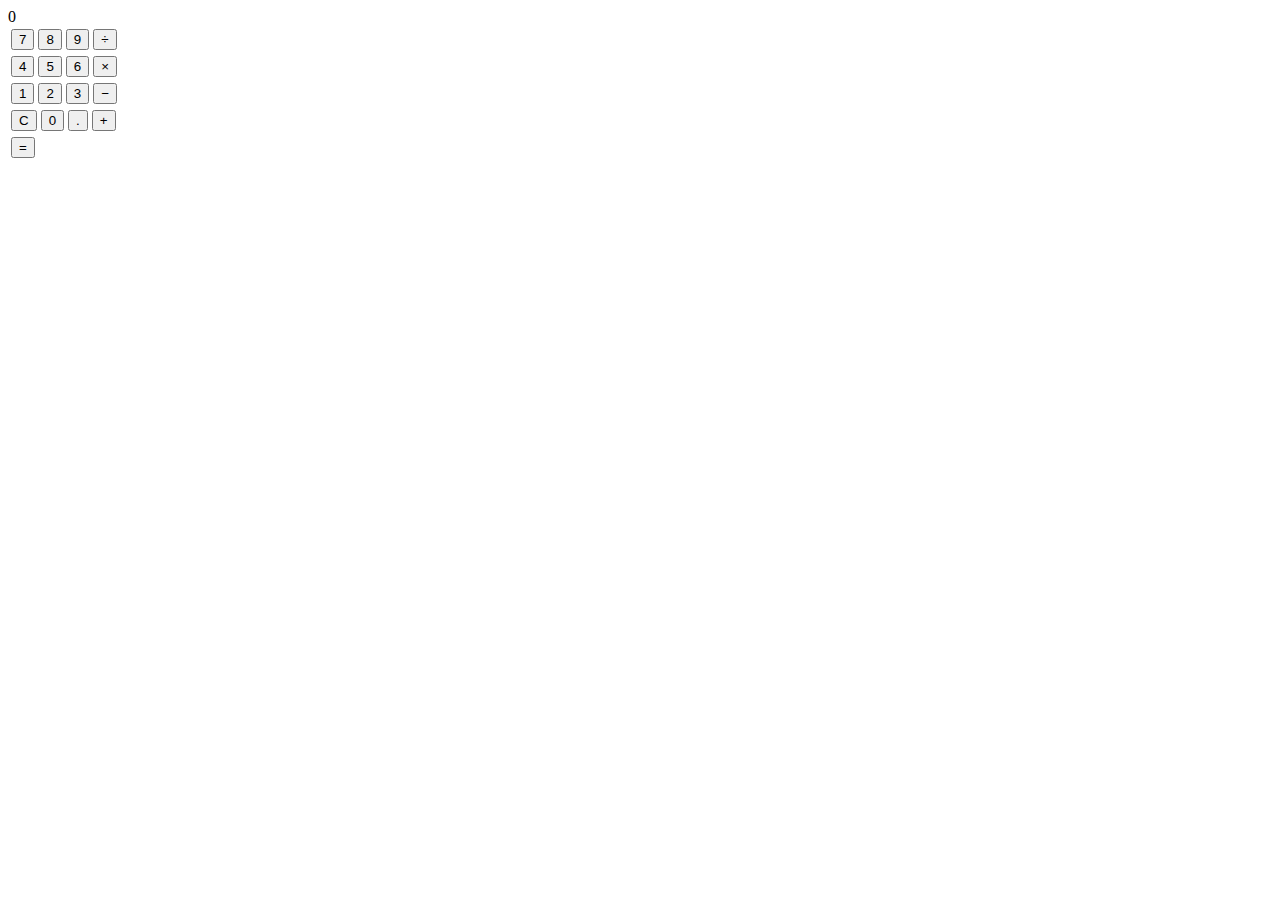
<file: WebFund-JS/Crapulator/index.html>
<!DOCTYPE html>
<html lang="en">
<head>
    <meta charset="UTF-8">
    <meta http-equiv="X-UA-Compatible" content="IE=edge">
    <meta name="viewport" content="width=device-width, initial-scale=1.0">
    <title>Calculator</title>
    <link rel="stylesheet" href="style.css">
</head>
<body>
    <div id="calculator">
        <div id="display">0</div>
        <div class="row button">
          <button onclick="press(7);">7</button>
          <button onclick="press(8);">8</button>
          <button onclick="press(9);">9</button>
          <button class="operator" onclick="setOP('/');">÷</button>
        </div>
        <div class="row button">
          <button onclick="press(4);">4</button>
          <button onclick="press(5);">5</button>
          <button onclick="press(6);">6</button>
          <button class="operator" onclick="setOP('*');">×</button>
        </div>
        <div class="row button">
          <button onclick="press(1);">1</button>
          <button onclick="press(2);">2</button>
          <button onclick="press(3);">3</button>
          <button class="operator" onclick="setOP('-');">−</button>
        </div>
        <div class="row button">
          <button onclick="clr();">C</button>
          <button onclick="press(0);">0</button>
          <button onclick="press('.');">.</button>
          <button class="operator" onclick="setOP('+');">+</button>
        </div>
        <div class="row button">
          <button id="equals" onclick="calculate()">=</button>
        </div>
      <div>
      <script src="script.js"></script>
</body>
</html>
</file>
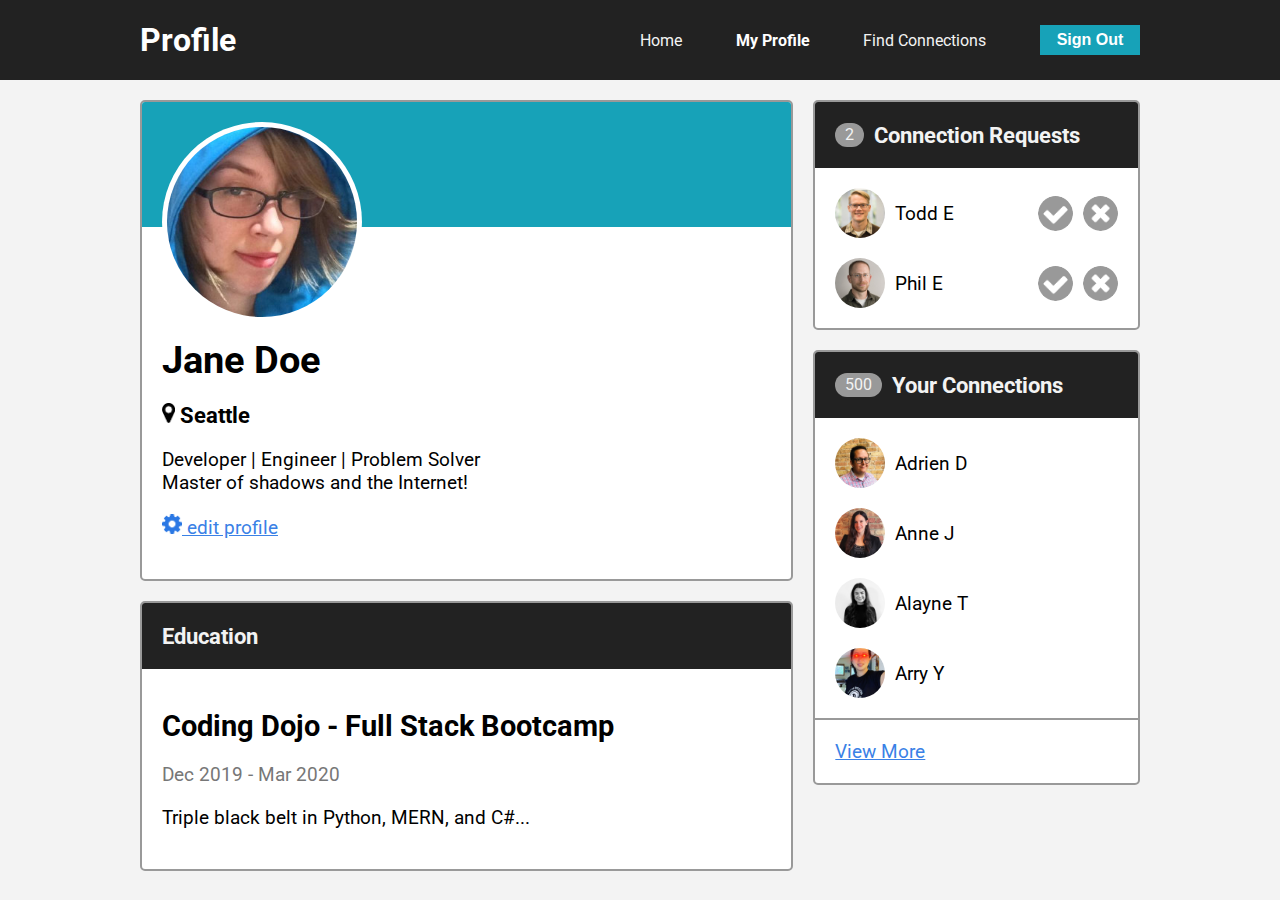
<file: WebFund-JS/MakingConnections/index.html>
<!DOCTYPE html>
<html lang="en">
<head>
    <meta charset="UTF-8">
    <meta name="viewport" content="width=device-width, initial-scale=1.0">
    <title>Profile Page</title>
    <link rel="stylesheet" href="style.css">
    <link rel="preconnect" href="https://fonts.gstatic.com">
    <link href="https://fonts.googleapis.com/css2?family=Roboto&display=swap" rel="stylesheet">
</head>
<body>

    <!-- navbar -->
    <div class="nav">
        <div class="flex-container">
            <h1 class="nav-title">Profile</h1>
            <ul class="nav-links">
                <li><a href="#">Home</a></li>
                <li><a href="#" class="active">My Profile</a></li>
                <li><a href="#">Find Connections</a></li>
                <li><button class="btn">Sign Out</button></li>
            </ul>
        </div>
    </div>

    <!-- main -->
    <div class="flex-container main">

        <!-- 2/3 width column -->
        <div class="col-2">

            <!-- user info card -->
            <div class="card user-card">
                <div class="card-header">
                    <img src="images/jane-m.jpg" alt="jane" class="avatar-m">
                </div>
                <div class="card-body">
                    <h1 class="profName">Jane Doe</h1>
                    <h3><img src="icons/map-marker.png" alt="pin" class="icon-s"> Seattle</h3>
                    <p>Developer | Engineer | Problem Solver<br>
                    Master of shadows and the Internet!</p>
                    <p><a href="#" onclick="changeName ('.profName')"><img src="icons/gear.png" alt="gear" class="icon-s"> edit profile</a></p>
                </div>
            </div>

            <!-- user education card -->
            <div class="card">
                <div class="card-header">
                    <h3>Education</h3>
                </div>
                <div class="card-body">
                    <h2>Coding Dojo - Full Stack Bootcamp</h2>
                    <p class="dates">Dec 2019 - Mar 2020</p>
                    <p>Triple black belt in Python, MERN, and C#...</p>
                </div>
            </div>

        </div>

        <!-- 1/3 width column -->
        <div class="col-1">

            <!-- connection requests card -->
            <div class="card">
                <div class="card-header">
                    <span class="badge req1">2</span>
                    <h3>Connection Requests</h3>
                </div>
                <ul class="card-list">
                    <li class="card-list-item todd">
                        <span>
                            <img src="images/todd-s.jpg" alt="todd" class="avatar-s">
                            Todd E
                        </span>
                        <span>
                            <img src="icons/accept-circle.png" alt="accept" class="icon" onclick="accept('.todd')">
                            <img src="icons/close-circle.png" alt="close" class="icon" onclick="decline('.todd')">
                        </span>
                    </li>
                    <li class="card-list-item phil">
                        <span>
                            <img src="images/phil-s.jpg" alt="phil" class="avatar-s">
                            Phil E
                        </span>
                        <span>
                            <img src="icons/accept-circle.png" alt="accept" class="icon" onclick="accept('.phil')">
                            <img src="icons/close-circle.png" alt="close" class="icon" onclick="decline('.phil')">
                        </span>
                    </li>
                </ul>
            </div>

            <!-- your connections card -->
            <div class="card">
                <div class="card-header">
                    <span class="badge uCon">500</span>
                    <h3>Your Connections</h3>
                </div>
                <ul class="card-list">
                    <li class="card-list-item start">
                        <img src="images/adrien-s.jpg" alt="adrien" class="avatar-s">
                        Adrien D
                    </li>
                    <li class="card-list-item start">
                        <img src="images/anne-s.jpg" alt="anne" class="avatar-s">
                        Anne J
                    </li>
                    <li class="card-list-item start">
                        <img src="images/alayne-s.jpg" alt="alayne" class="avatar-s">
                        Alayne T
                    </li>
                    <li class="card-list-item start">
                        <img src="images/arry-s.jpg" alt="arry" class="avatar-s">
                        Arry Y
                    </li>
                </ul>
                <div class="card-footer">
                    <a href="#">View More</a>
                </div>
            </div>

        </div>
    </div>

    <script src="script.js"></script>
</body>
</html>
</file>
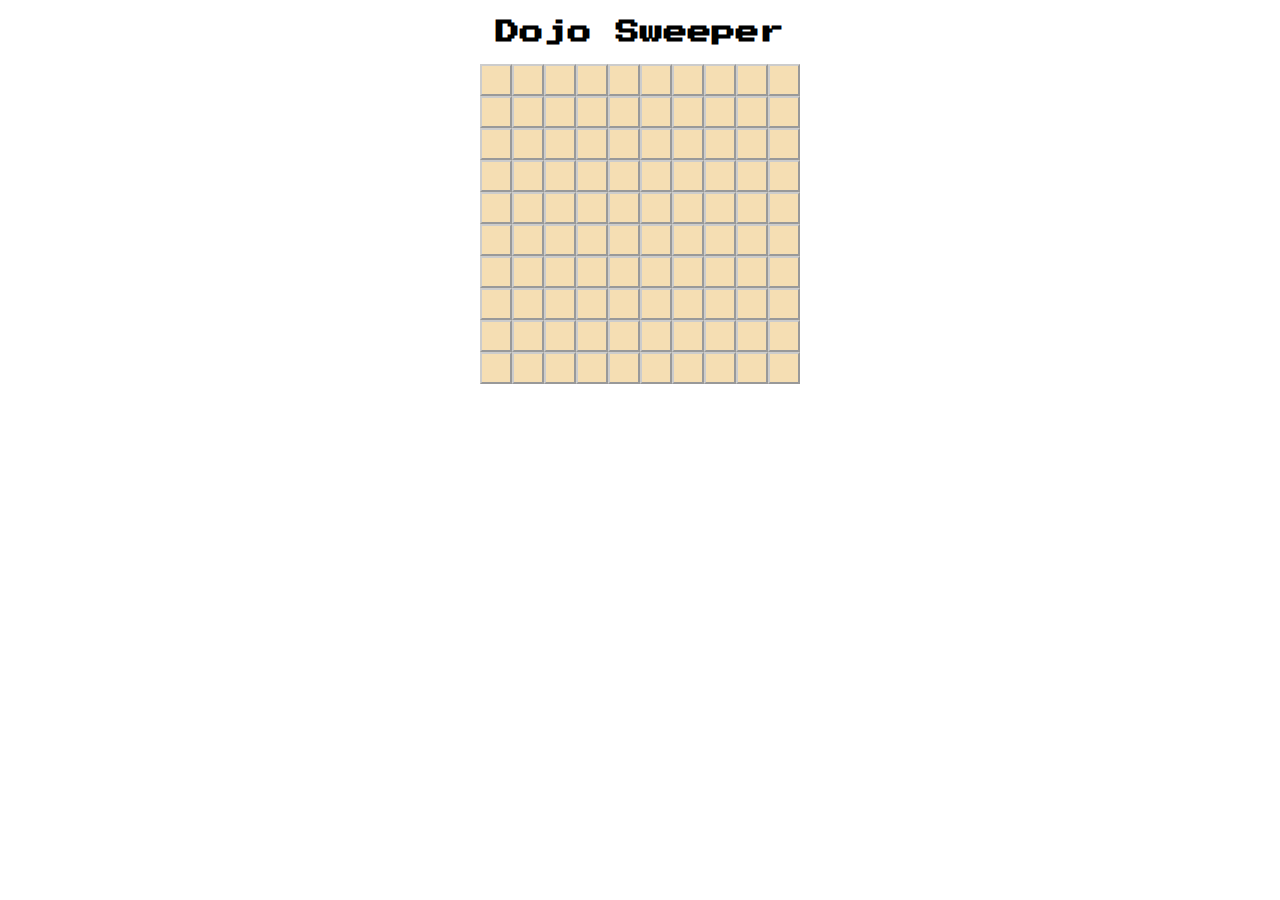
<file: WebFund-JS/ArrayChallenges/dojosweep.html>
<!DOCTYPE html>
<html lang="en">
<head>
    <meta charset="UTF-8">
    <meta name="viewport" content="width=device-width, initial-scale=1.0">
    <title>Dojo Sweeper</title>
    <link rel="stylesheet" href="dojosweep.css">
</head>
<body>
    <h2>Dojo Sweeper<h2>
    <div id="the-dojo">still loading... there may be an error</div>
    <script src="dojosweep.js"></script>
</body>
</html>
</file>
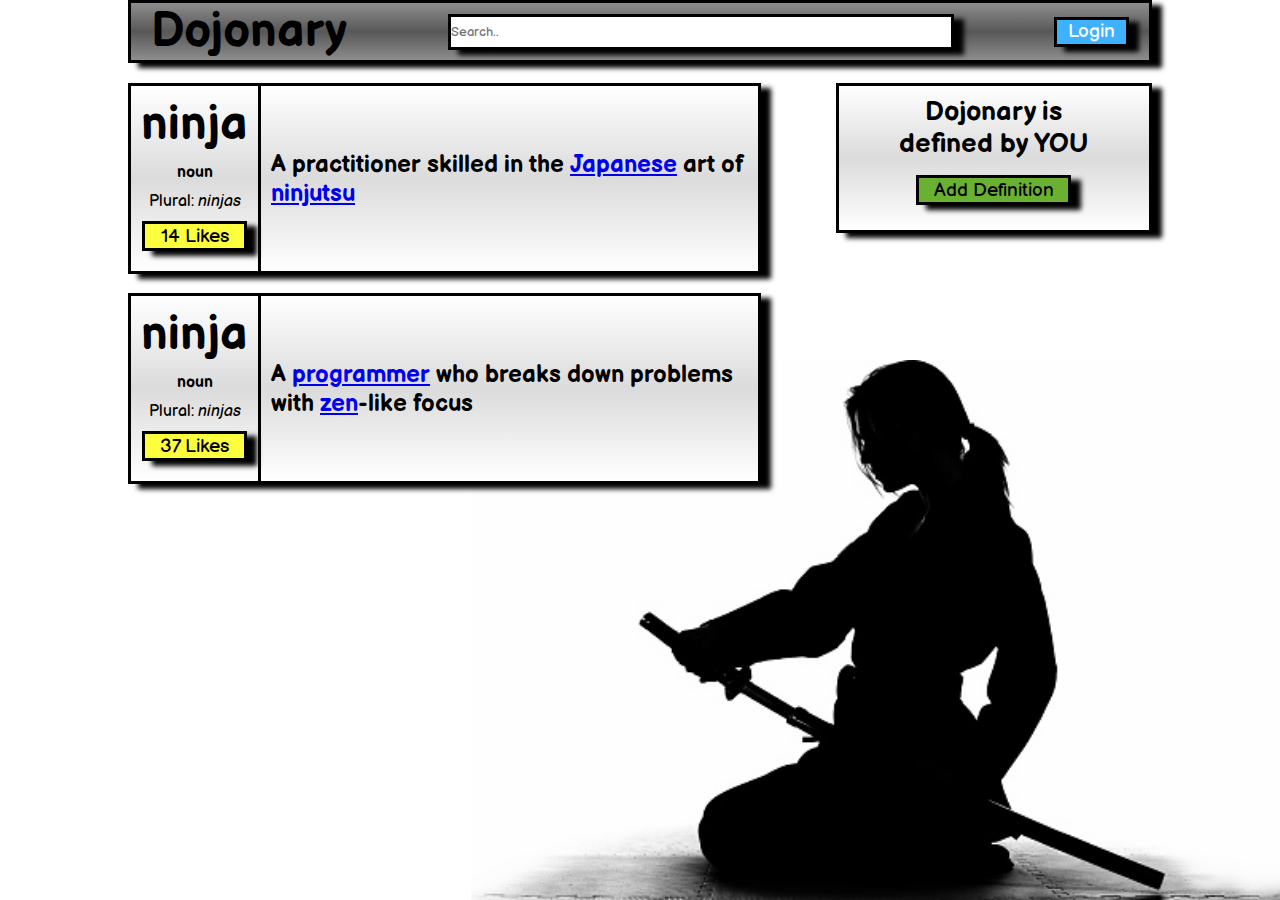
<file: WebFund-JS/ButtonClicker/clicker.html>
<!DOCTYPE html>
<html lang="en">
<head>
    <meta charset="UTF-8">
    <meta http-equiv="X-UA-Compatible" content="IE=edge">
    <meta name="viewport" content="width=device-width, initial-scale=1.0">
    <title>Dojonary</title>
    <link rel="preconnect" href="https://fonts.googleapis.com">
    <link rel="preconnect" href="https://fonts.gstatic.com" crossorigin>
    <link href="https://fonts.googleapis.com/css2?family=Balsamiq+Sans&display=swap" rel="stylesheet">
    <link rel="stylesheet" href="clickerstyle.css">
</head>
<body>
    <div class="wrapper">
        
        <div class = "nav d-flex box-shadow">
            <h1>Dojonary</h1>
            <input type = "text" placeholder = "Search.." class="box-shadow border">
            <button class="border box-shadow button1" onclick="login(this)">Login</button>
            <!-- I want to increase like counter with JS function -->
        </div>

    <div class="main d-flex">
        <div class="col1">

            <div class="ninja1 d-flex border box-shadow">
                <div class="ninja1Container">
                    <h1>ninja</h1>
                    <p class="p1">noun</p>
                    <p class="p2">Plural: <em>ninjas</em></p>
                    <button class="box-shadow border button2" onclick= "alert('You liked A Definition!')">14 Likes</button>
                </div>

                <div class="ninjaDef d-flex">
                    <p>A practitioner skilled in the <a href="#">Japanese</a> art of <a href="#">ninjutsu</a></p>
                </div>
            </div>

            <div class="ninja1 d-flex border box-shadow">
                <div class="ninja1Container">
                    <h1>ninja</h1>
                    <p class="p1">noun</p>
                    <p class="p2">Plural: <em>ninjas</em></p>
                    <button class="box-shadow border button2" onclick= "alert('You liked A Definition!')">37 Likes</button>
                </div>

                <div class="ninjaDef d-flex">
                    <p>A <a href="#">programmer</a> who breaks down problems with <a href="#">zen</a>-like focus</p>
                    <!-- I want pto increase like counter with JS function -->
                </div>
            </div>
        </div>

        <div class="col2">
            <div class="ninja1 ninja2Container ninjaDef border box-shadow">
                <p class="p3">Dojonary is <br> defined by YOU</p>
                <button class="box-shadow border button3" onclick="hide(this)">Add Definition</button>
            </div>
        </div>
    </div>
    </div>
    <script src="clicker.js"></script>
</body>
</html>
</file>
<file: WebFund-JS/Crapulator/style.css>
.button {
    padding: 3px;
}
</file>
<file: WebFund-JS/ArrayChallenges/dojosweep.css>
@import url('https://fonts.googleapis.com/css2?family=Press+Start+2P&display=swap');
    
* {
    margin: 0;
    padding: 0;
    font-family: 'Press Start 2P', monospace;
}
    
h2 {
    text-align: center;
    margin: 20px 0;
}
    
#the-dojo {
    width: 320px;
    margin: 0 auto;
    display: flex;
    flex-wrap: wrap;
}
    
.tatami {
    background-color: wheat;
    height: 32px;
    width: 32px;
    border: 2px solid #ccc;
    border-right: 2px solid #999;
    border-bottom: 2px solid #999;
}
    
.tatami:active {
    border: 2px solid #999;
    border-right: 2px solid #ccc;
    border-bottom: 2px solid #ccc;
}
</file>
<file: WebFund-JS/MakingConnections/style.css>
/* CSS Reset */

* {
    margin: 0;
    padding: 0;
}

/* styles to apply to body */

body {
    background-color: #f3f3f3;
    font-family: 'Roboto', sans-serif;
}

.flex-container {
    width: 1000px;
    margin: 0 auto;
}

.flex-container, .nav-links, .nav {
    display: flex;
    justify-content: space-between;
    align-items: center;
}

.nav {
    height: 80px;
    background-color: #222;
    color: #fff;
    margin-bottom: 20px;
}

.nav-links {
    width: 50%;
    list-style-type: none;
    align-items: center;
}

.nav-links a {
    color: #f3f3f3;
    text-decoration: none;
}

.nav-links a.active {
    color: #fff;
    font-weight: bold;
}

.btn {
    height: 30px;
    width: 100px;
    color: #fff;
    background-color: #17a2b8;
    border: none;
    font-size: 1rem;
    font-weight: bold;
}

.flex-container.main {
    align-items: flex-start;
}

.col-2 {
    flex: 2;
    margin-right: 20px;
}

.col-1 {
    flex: 1;
}

.card {
    background-color: #fff;
    border: 2px solid #999;
    margin-bottom: 20px;
    border-radius: 5px;
    font-size: 1.2rem;
    overflow: hidden;
}


.card-header {
    padding: 20px;
    background-color: #222;
    color: #f3f3f3;
}

.card-header {
    display: flex;
    align-items: center;
}

.card-body {
    padding: 20px;
}

.card-body h1, 
.card-body h2,
.card-body h3,
.card-body p {
    margin: 20px 0px;
}

.user-card .card-header {
    background-color: #17a2b8;
    height: 85px;
    margin-bottom: 70px;
    display: block;
}

.card-footer {
    border-top: 2px solid #999;
    display: flex;
    align-items: center;
    padding: 20px;
}

.avatar-m {
    border-radius: 50%;
    background-color: #fff;
    height: 190px;
    padding: 5px;
}

.icon-s {
    height: 20px;
}

a {
    color: #3a81e6;
}

.dates {
    color: #777;
}

.card-list {
    padding: 0 20px;
    padding-top: 20px;
    list-style-type: none;
}

.card-list-item, 
.card-list-item > * {
    display: flex;
    align-items: center;
}

.card-list-item {
    margin-bottom: 20px;
    justify-content: space-between;
}

.card-list-item.start {
    justify-content: flex-start;
}

.avatar-s, .icon {
    height: 50px;
    border-radius: 50%;
    margin-right: 10px;
}

.icon {
    height: 35px;
}

.icon, .btn {
    cursor: pointer;
}

.icon:last-child {
    margin-right: 0;
}

.badge {
    font-size: 1rem;
    height: 24px;
    line-height: 24px;
    padding: 0 10px;
    background-color: #999;
    border-radius: 12px;
    margin-right: 10px;
}
</file>
<file: WebFund-JS/ButtonClicker/clickerstyle.css>
/* CSS Reset */
* {
    margin: 0;
    padding: 0;
    font-family: 'Balsamiq Sans', cursive;
    /* outline: 1px solid red; */
}

/* Generic Selectors */

.main {
    gap: 75px;
    margin-top: 2%;
}

body {
    background-image: url("./imgs/NinjaBG.jpg");
    background-attachment: fixed;
    background-size: auto 60%;
    background-position: bottom right;
    background-repeat: no-repeat;
}

.wrapper {
    margin-left: 10%;
    margin-right: 10%;
}

.d-flex {
    display: flex;
}

.col1 {
    flex: 2;
    margin-bottom: 10px;
}

.col2 {
    flex: 1;
}

.box-shadow {
    box-shadow: 10px 5px 5px black;
}

.border {
    border: 3px solid black;
}


/* Nav Bar CSS */

.nav {
    justify-content: space-evenly;
    align-items: center;
    background-image: linear-gradient(rgb(141, 141, 141), rgb(88, 88, 88), rgb(141, 141, 141));
    padding-left: 2%;
    padding-right: 2%;
    border: 3px solid black;
}

h1 {
    font-size: 36pt;
    margin-right: auto;
}

.nav input {
    width: 500px;
    height: 30px;
}

.button1 {
    margin-left: auto;
    width: 75px;
    height: 30px;
    background-color: rgb(62, 178, 255);
    color: white;
    font-weight: 500;
    font-size: 14pt;
}

/* Ninja 1 & 2 Box CSS */

.ninja1 {
    background-image: linear-gradient(rgb(255, 255, 255), rgb(219, 219, 219), rgb(255, 255, 255));
    margin-bottom: 3%;
}

.ninja1Container {
    padding: 10px;
    border-right: 3px solid black;
    text-align: center;
}

.ninjaDef {
    font-weight: 700;
    font-size: 18pt;
    align-items: center;
    justify-content: center;
    padding-left: 10px;
    padding-right: 10px;
}

.p1 {
    font-weight: 700;
    margin-bottom: 10px;
    margin-top: 10px;
}

.p2 {
    font-weight: 500;
    margin-bottom: 10px;
}

.button2 {
    margin-left: auto;
    width: 105px;
    height: 30px;
    padding-left: 5px;
    padding-right: 5px;
    background-color: rgb(252, 255, 62);
    color: black;
    font-weight: 500;
    font-size: 14pt;
    margin-bottom: 10px;
}

/* .button2::after {
    content: " Likes";
    font-weight: bold;
} */

/* Column 2 CSS */

.p3 {
    font-size: 20pt;
    padding: 5px;
}

.ninja2Container {
    padding: 5px;
    text-align: center;
}

.button3 {
    margin-left: auto;
    width: 155px;
    height: 30px;
    padding-left: 5px;
    padding-right: 5px;
    background-color: rgb(106, 177, 49);
    color: black;
    font-weight: 500;
    font-size: 14pt;
    margin-bottom: 20px;
    margin-top: 10px;
}
</file>
